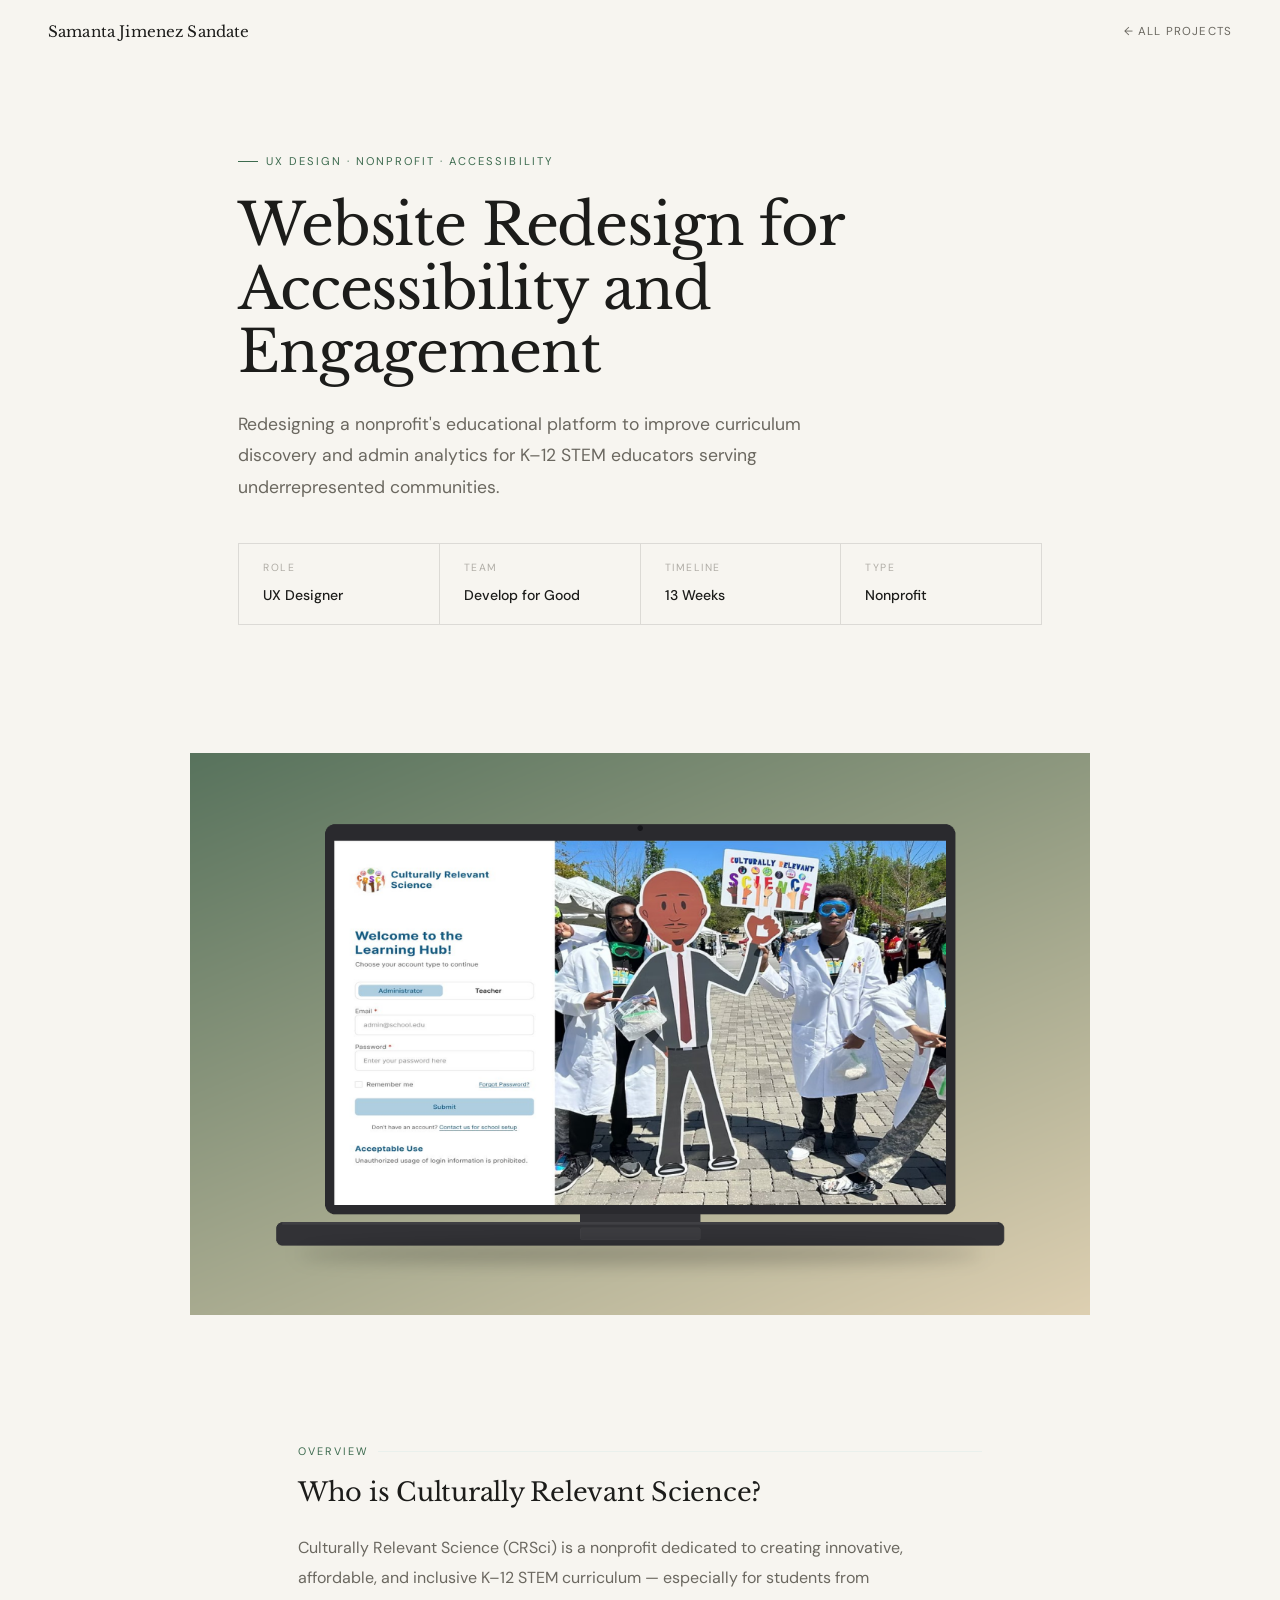
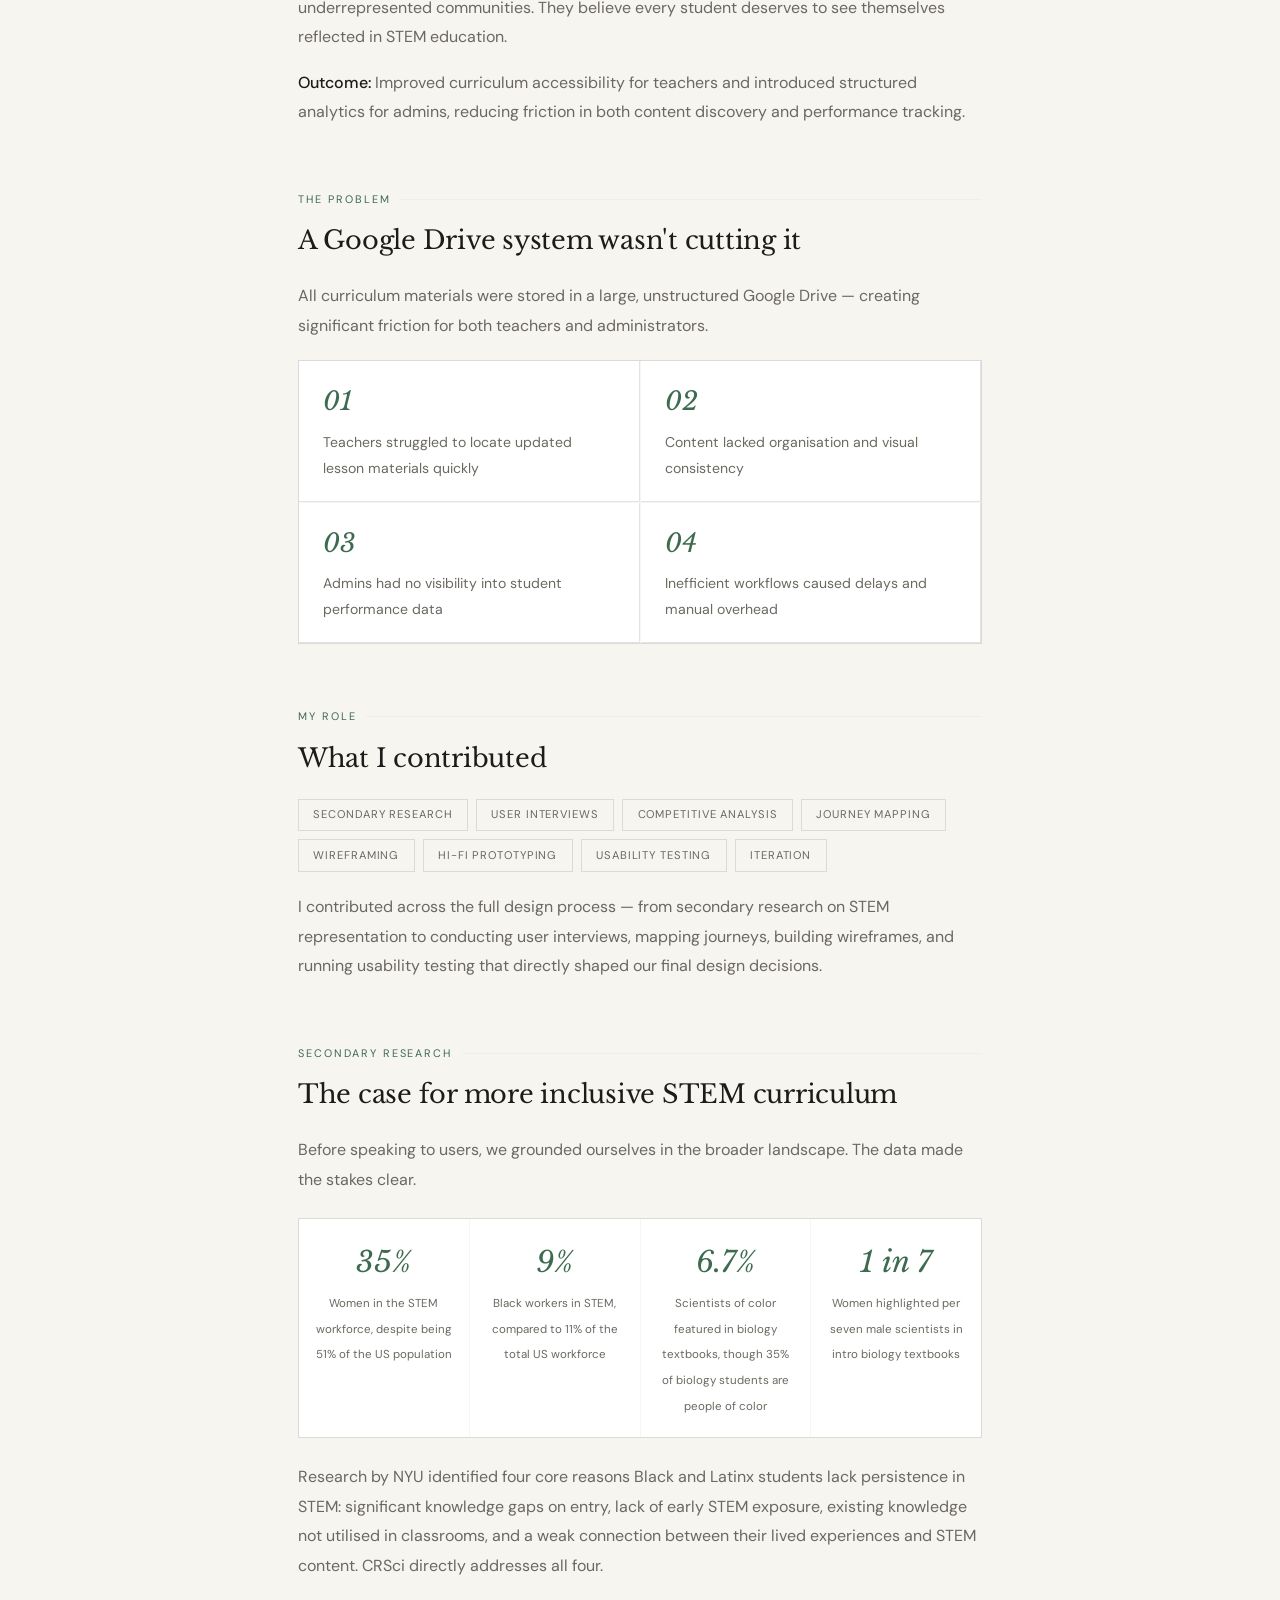
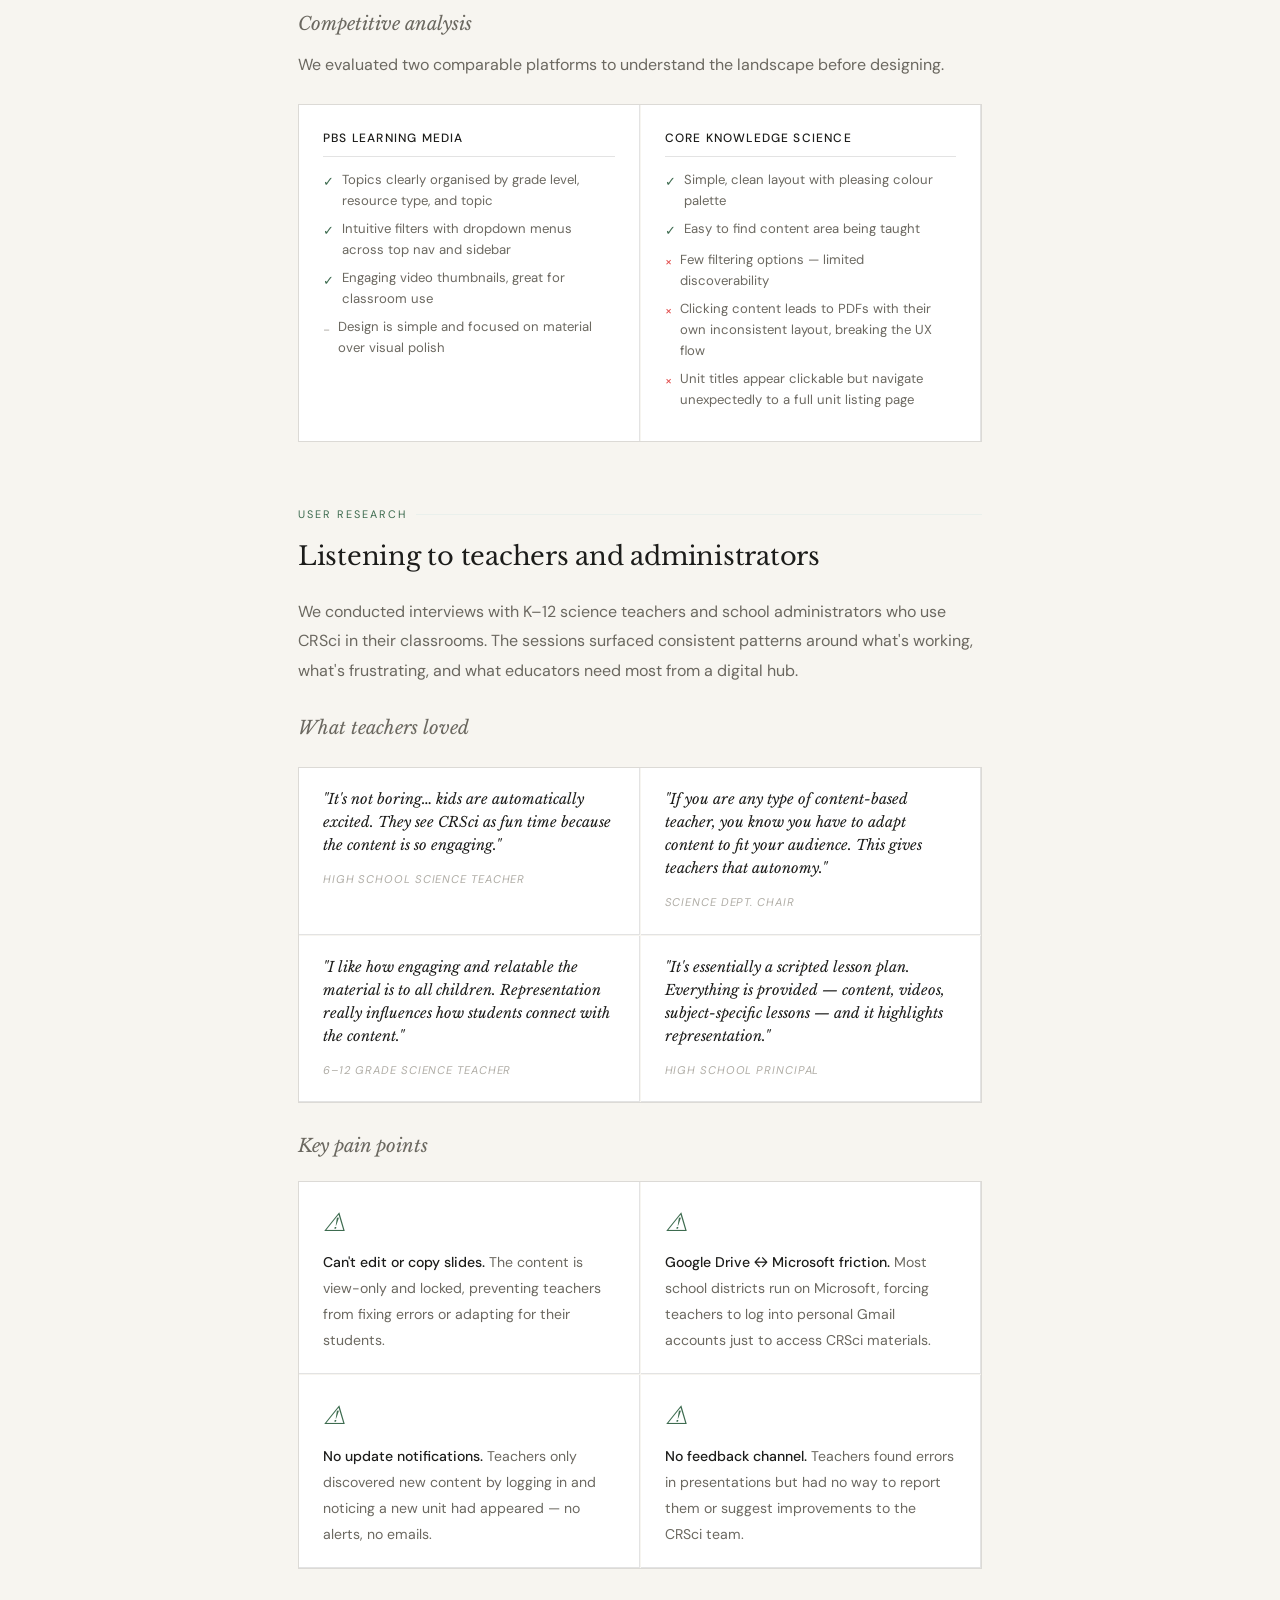
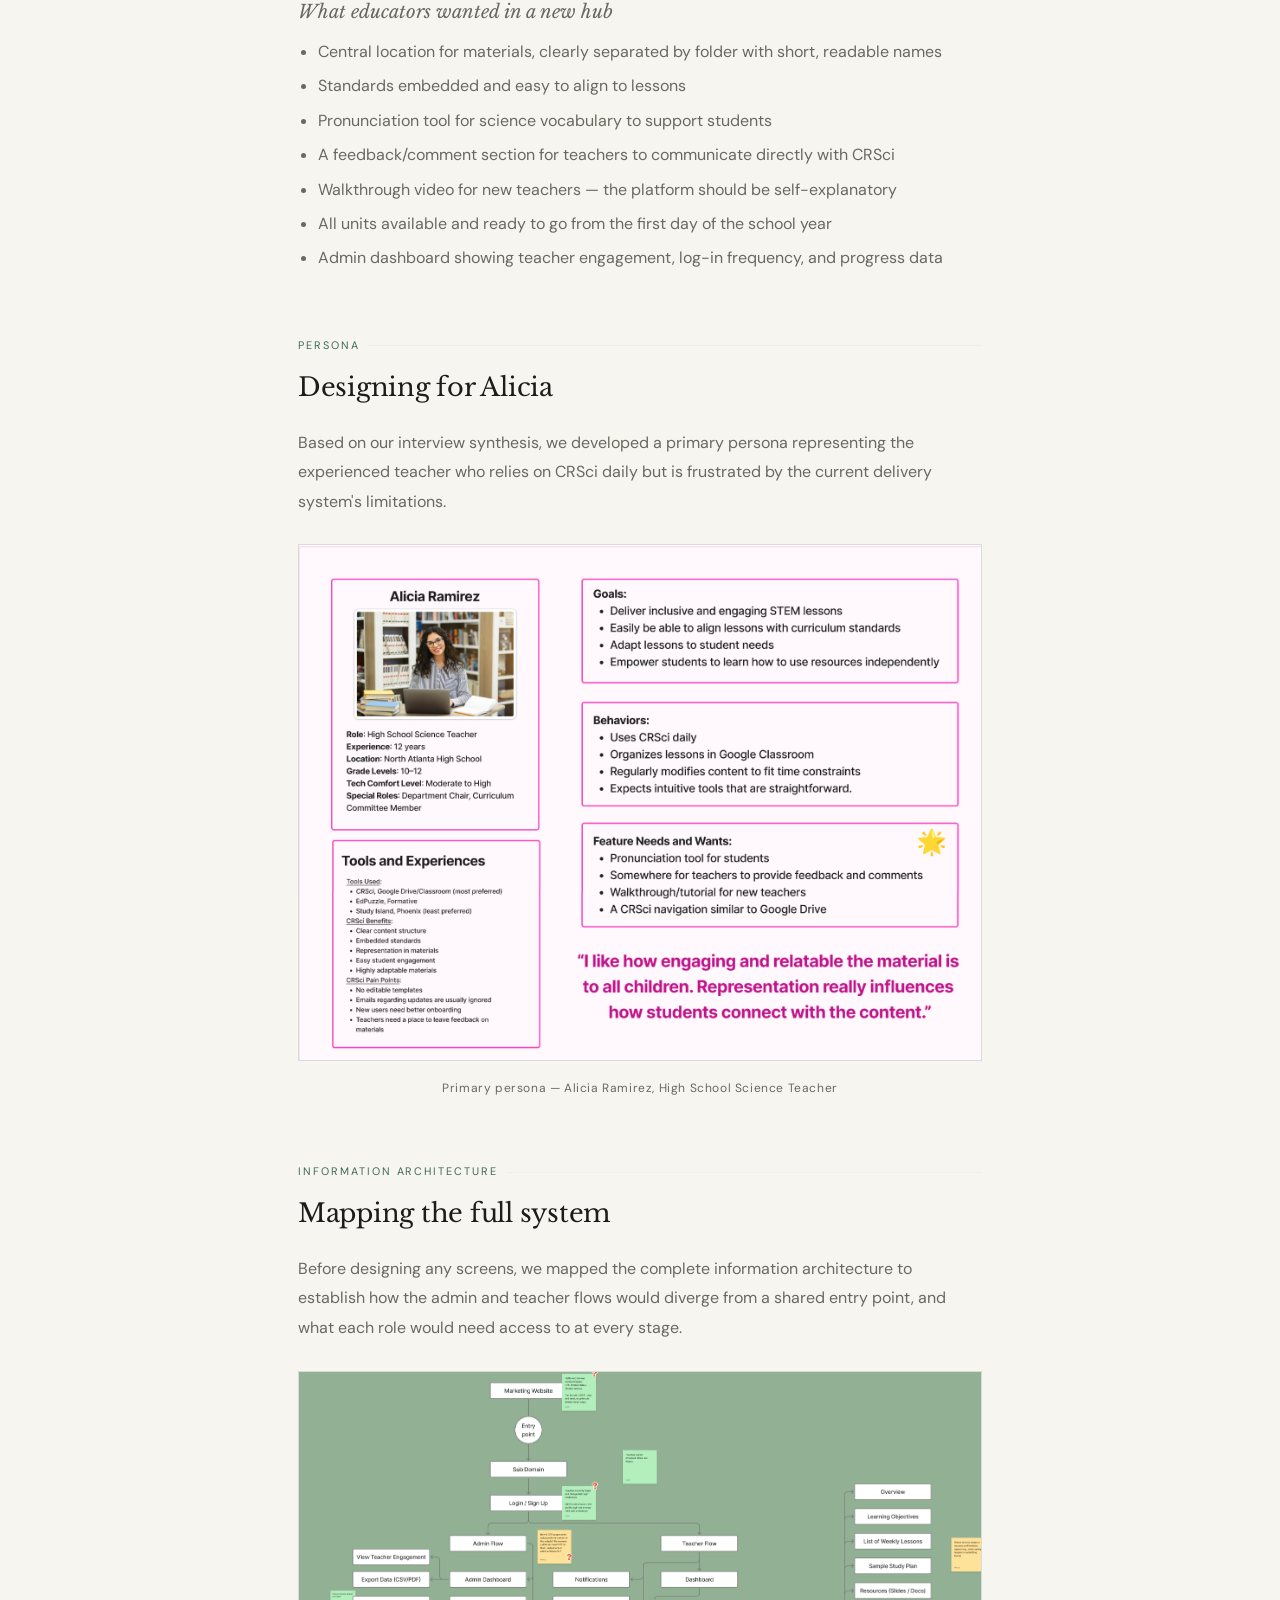
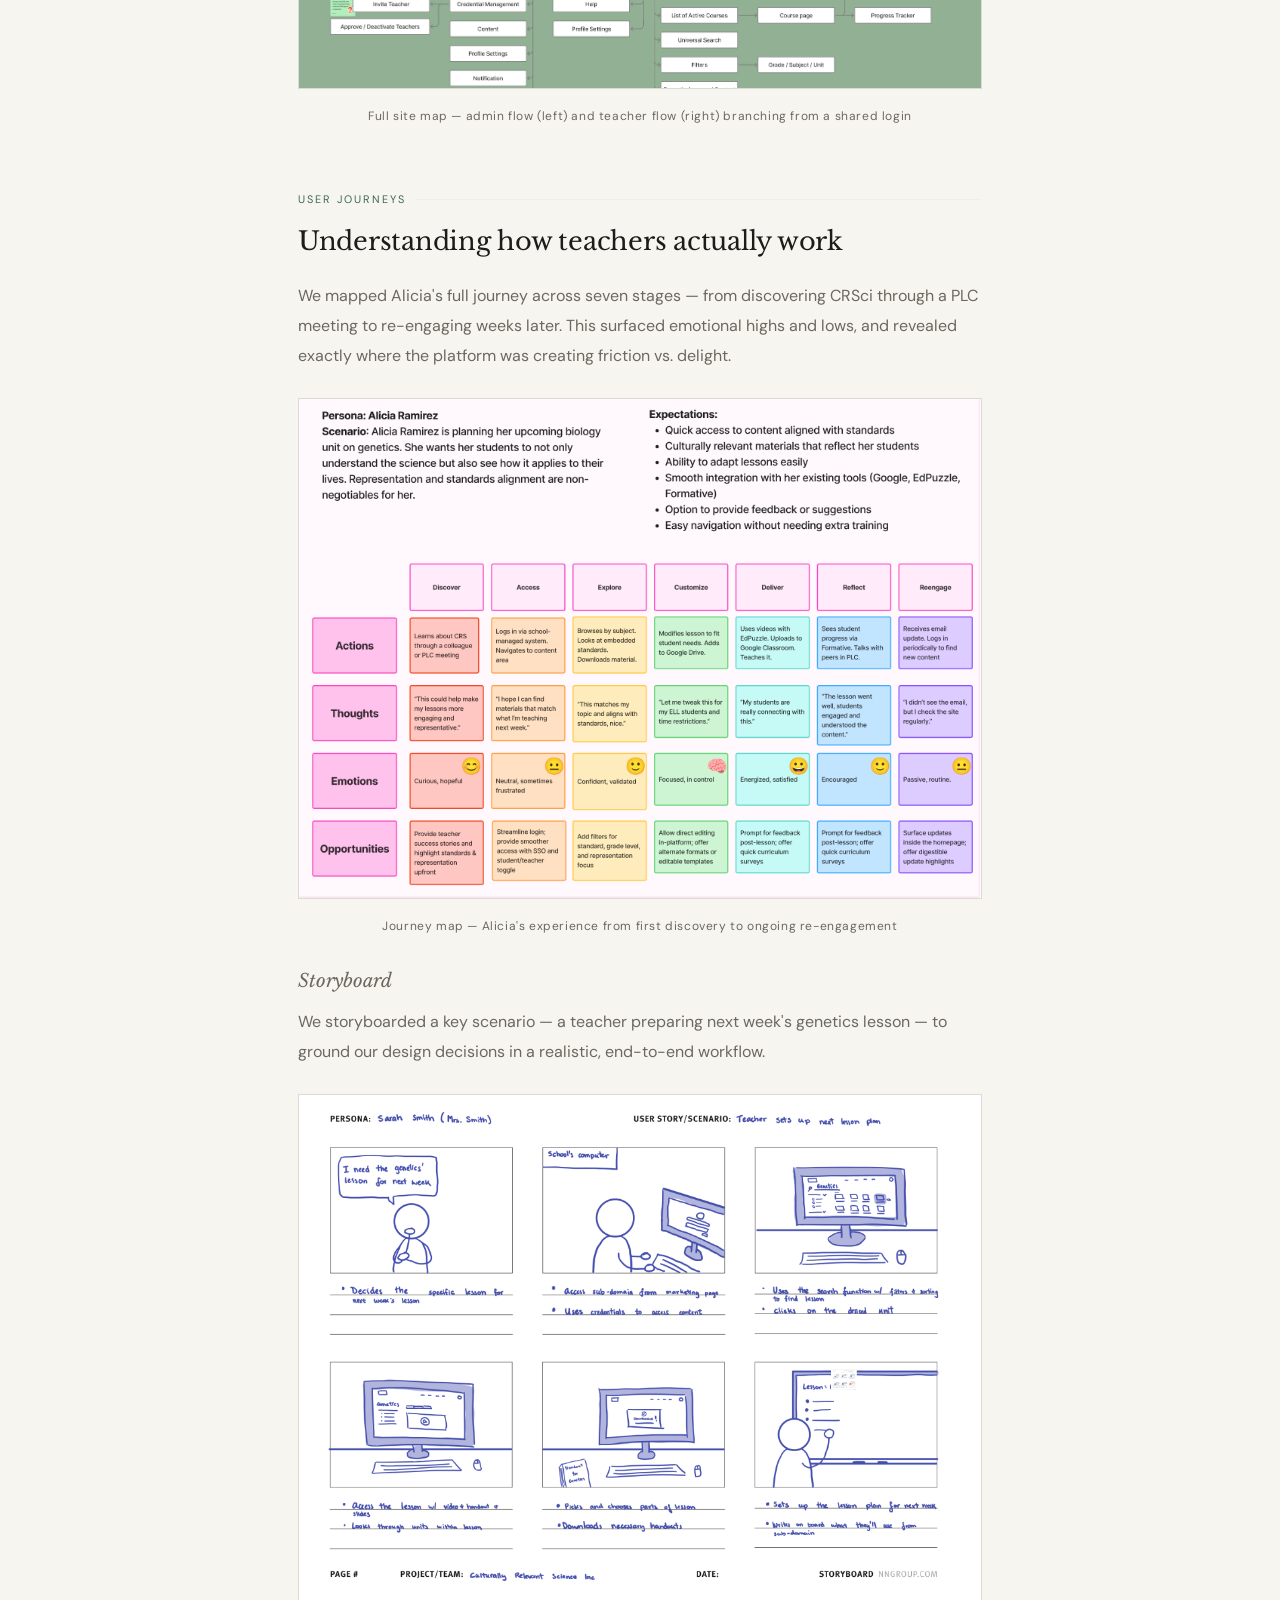
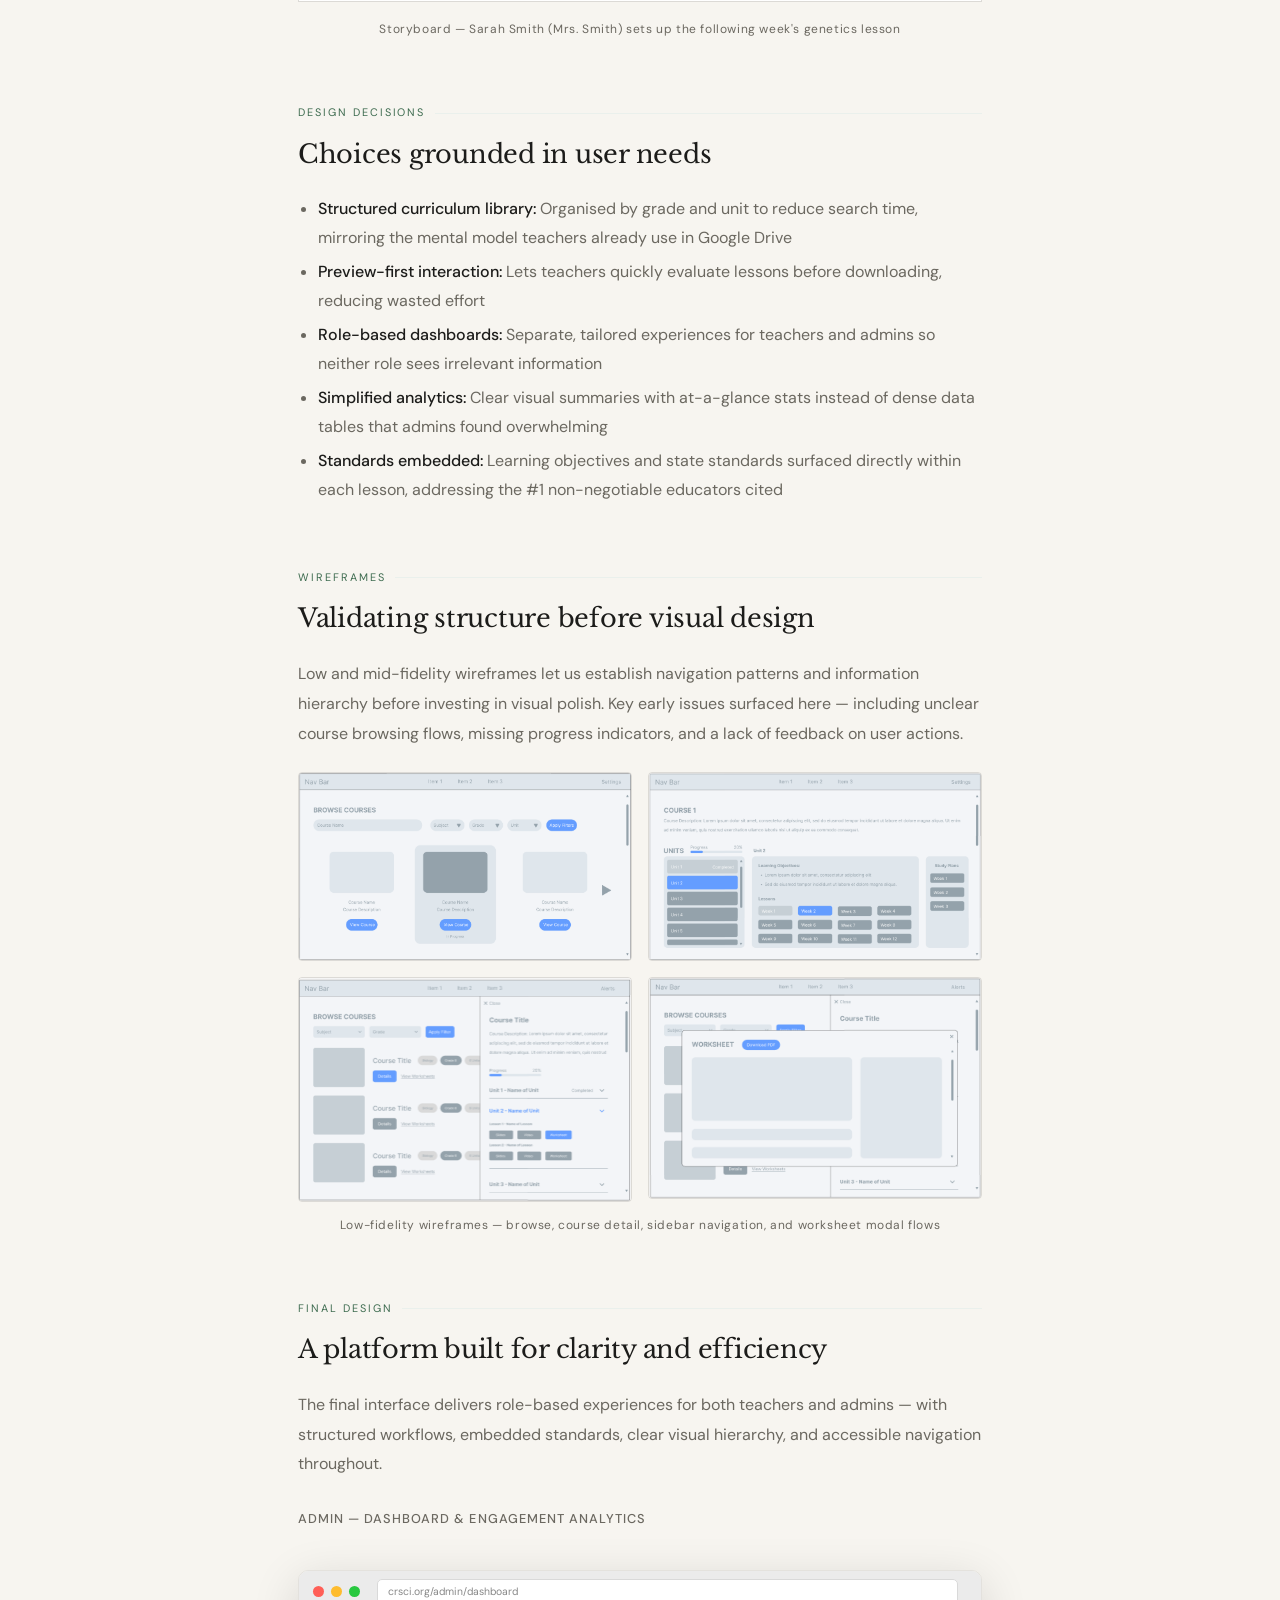
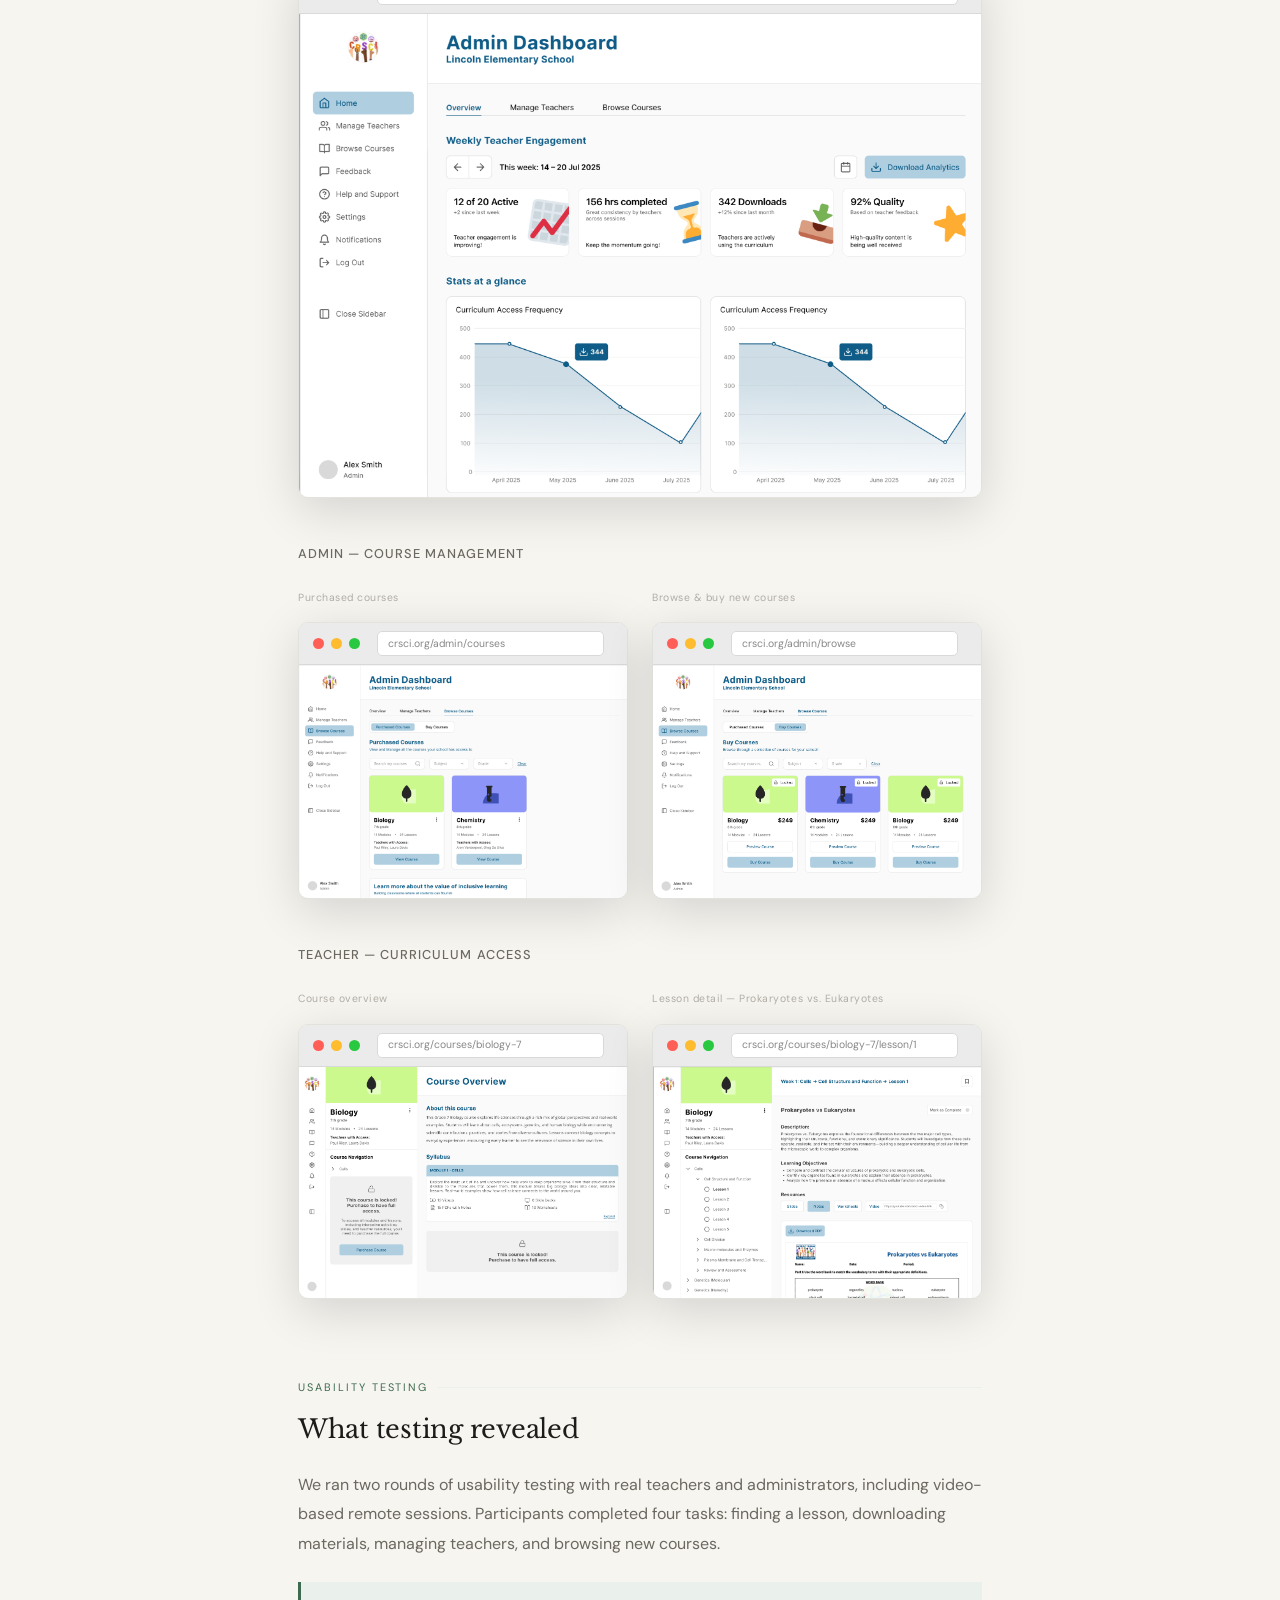
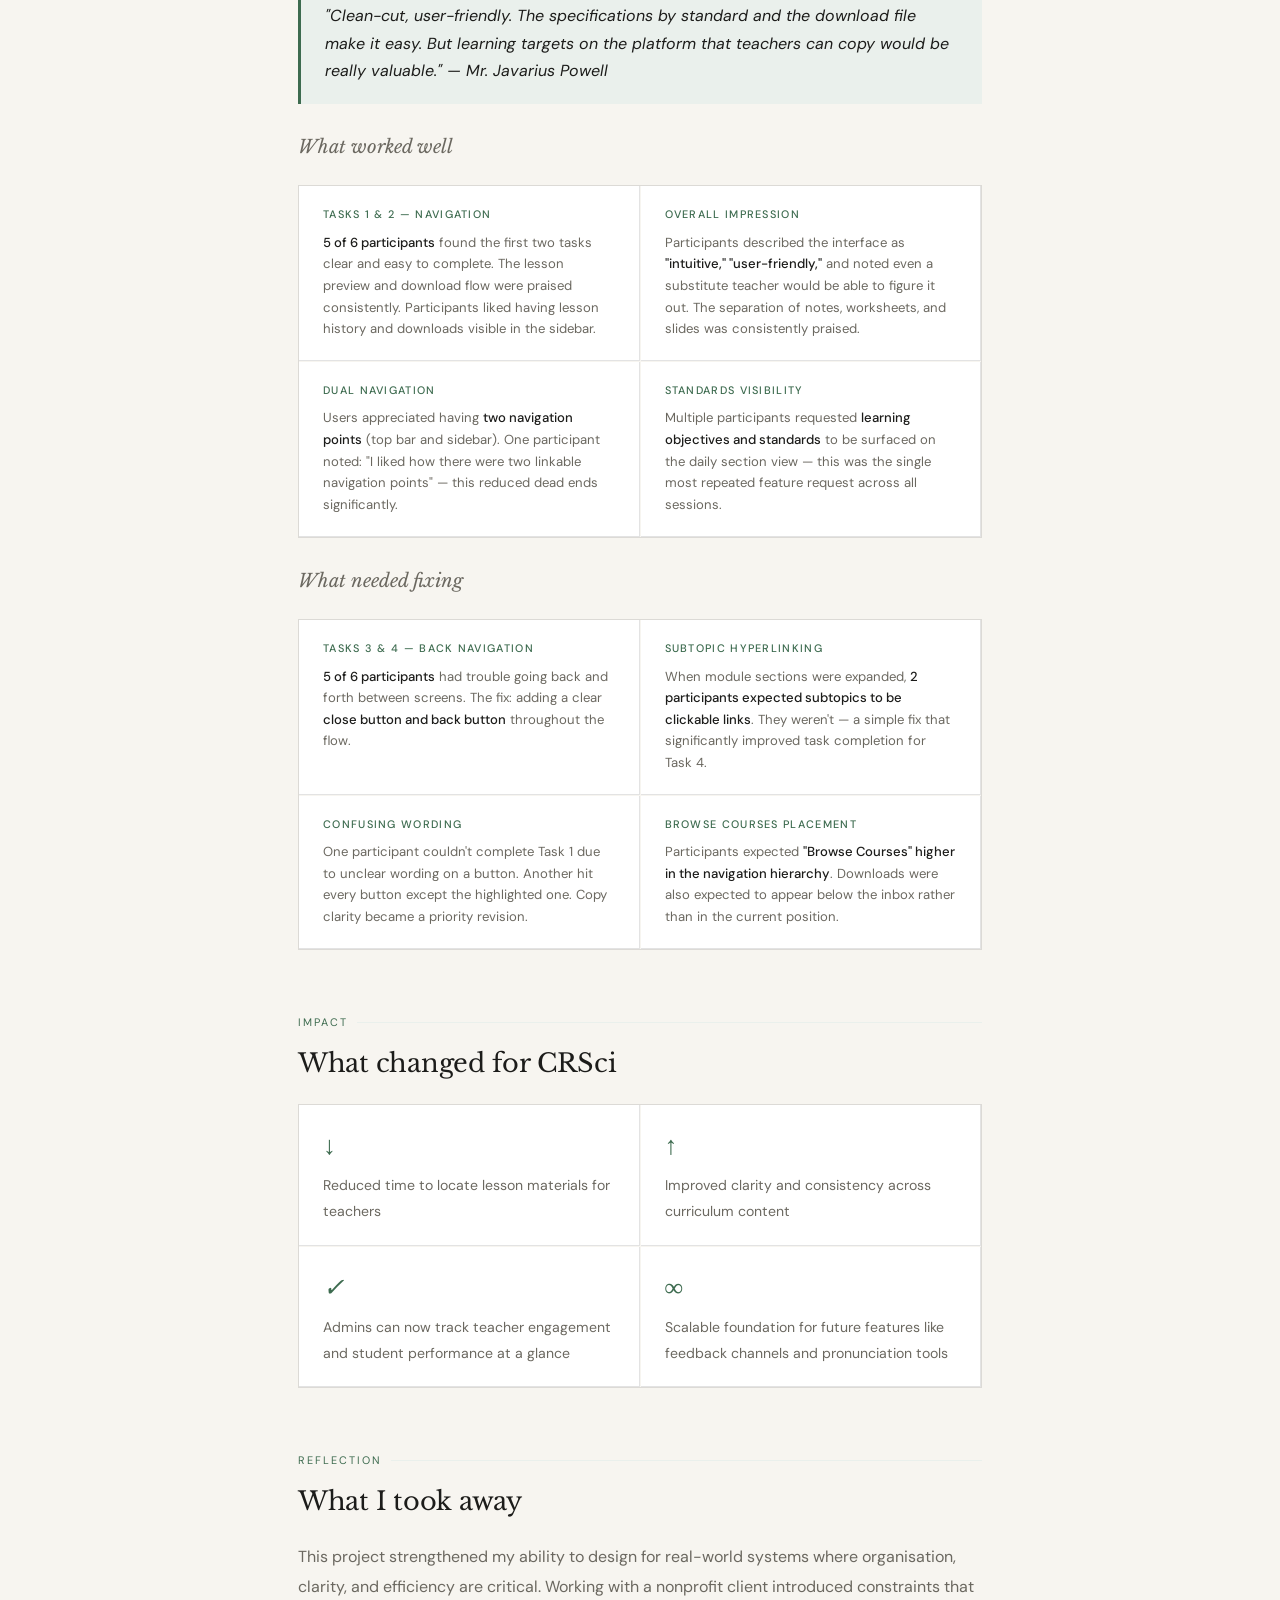
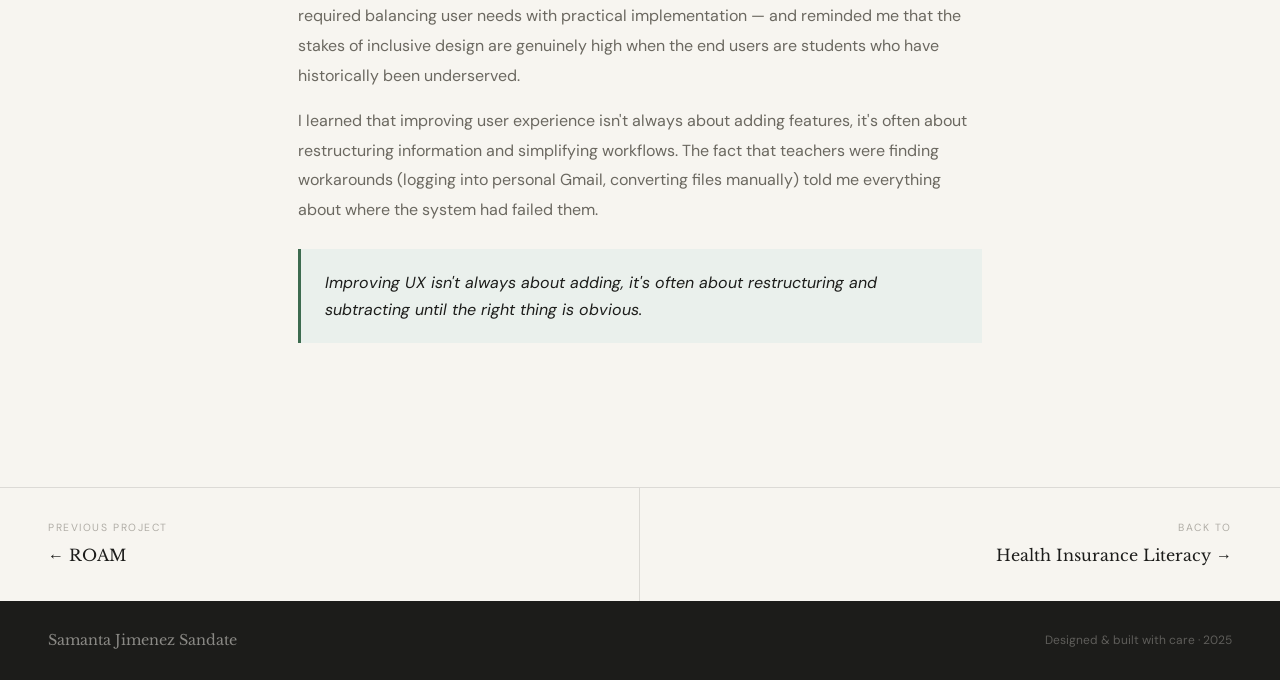
<file: project1.html>
<!doctype html>
<html lang="en">
<head>
  <meta charset="utf-8">
  <meta name="viewport" content="width=device-width, initial-scale=1.0">
  <title>CRSci Redesign — Samanta Jimenez Sandate</title>
  <link rel="preconnect" href="https://fonts.googleapis.com">
  <link href="https://fonts.googleapis.com/css2?family=Libre+Baskerville:ital,wght@0,400;0,700;1,400&family=DM+Sans:wght@300;400;500&display=swap" rel="stylesheet">
  <link rel="stylesheet" href="project-style.css">
  <style>
    .browser-wrap {
      border-radius: 10px;
      overflow: hidden;
      box-shadow: 0 12px 48px rgba(0,0,0,0.14);
      border: 1px solid rgba(0,0,0,0.08);
      margin: 1rem 0;
    }
    .browser-bar {
      background: #EBEBEB;
      padding: .5rem .85rem;
      display: flex;
      align-items: center;
      gap: .45rem;
      border-bottom: 1px solid #d9d9d9;
    }
    .browser-dot { width: 11px; height: 11px; border-radius: 50%; flex-shrink: 0; }
    .browser-dot.r { background: #FF5F57; }
    .browser-dot.y { background: #FEBC2E; }
    .browser-dot.g { background: #28C840; }
    .browser-url {
      flex: 1; margin: 0 .6rem;
      background: white; border-radius: 5px;
      padding: .2rem .65rem;
      font-size: .65rem; color: #888;
      font-family: 'DM Sans', sans-serif;
      border: 1px solid #d9d9d9;
      white-space: nowrap; overflow: hidden; text-overflow: ellipsis;
    }
    .browser-screen img { width: 100%; display: block; }

    .hero-scene {
      background: #1a1f2e;
      padding: 3rem 2rem;
      display: flex;
      justify-content: center;
      border-top: 1px solid rgba(255,255,255,.06);
      border-bottom: 1px solid rgba(255,255,255,.06);
    }
    .hero-scene .browser-wrap { max-width: 820px; width: 100%; }

    .mockup-grid { display: grid; grid-template-columns: 1fr 1fr; gap: 1.5rem; margin: 1.5rem 0; }
    .mockup-grid.single { grid-template-columns: 1fr; }
    .mockup-label { font-size: .65rem; color: var(--light); margin-bottom: .5rem; letter-spacing: .05em; }
    .mockup-caption { font-size: .8rem; font-weight: 500; letter-spacing: .08em; text-transform: uppercase; color: var(--mid); margin: 1.75rem 0 .75rem; }

    .wf-grid { display: grid; grid-template-columns: 1fr 1fr; gap: 1rem; margin: 1.5rem 0; }
    .wf-grid img { width: 100%; border: 1px solid var(--border); border-radius: 4px; }

    /* Stats row */
    .stat-row { display: grid; grid-template-columns: repeat(4, 1fr); gap: 1px; border: 1px solid var(--border); margin: 1.5rem 0; }
    .stat-cell { background: white; padding: 1.25rem 1rem; text-align: center; }
    .stat-num { font-family: var(--serif); font-size: 1.8rem; font-style: italic; color: var(--accent); display: block; margin-bottom: .25rem; }
    .stat-label { font-size: .72rem; color: var(--mid); line-height: 1.5; }

    /* Quote grid */
    .quote-grid { display: grid; grid-template-columns: 1fr 1fr; gap: 1px; border: 1px solid var(--border); margin: 1.5rem 0; }
    .quote-cell { background: white; padding: 1.25rem 1.5rem; border-right: 1px solid var(--border); border-bottom: 1px solid var(--border); }
    .quote-cell blockquote { font-family: var(--serif); font-style: italic; font-size: .9rem; line-height: 1.6; color: var(--ink); margin-bottom: .5rem; }
    .quote-cell cite { font-size: .7rem; color: var(--light); letter-spacing: .08em; text-transform: uppercase; }

    /* Usability results */
    .ut-grid { display: grid; grid-template-columns: 1fr 1fr; gap: 1px; border: 1px solid var(--border); margin: 1.5rem 0; }
    .ut-cell { background: white; padding: 1.25rem 1.5rem; border-right: 1px solid var(--border); border-bottom: 1px solid var(--border); }
    .ut-task { font-size: .68rem; letter-spacing: .12em; text-transform: uppercase; color: var(--accent); margin-bottom: .5rem; font-weight: 500; }
    .ut-finding { font-size: .82rem; color: var(--mid); line-height: 1.65; }
    .ut-finding strong { color: var(--ink); }

    /* Comp analysis */
    .comp-grid { display: grid; grid-template-columns: 1fr 1fr; gap: 1px; border: 1px solid var(--border); margin: 1.5rem 0; }
    .comp-cell { background: white; padding: 1.5rem; border-right: 1px solid var(--border); }
    .comp-name { font-size: .75rem; font-weight: 500; letter-spacing: .1em; text-transform: uppercase; color: var(--ink); margin-bottom: .75rem; padding-bottom: .5rem; border-bottom: 1px solid var(--border); }
    .comp-row { display: flex; gap: .5rem; align-items: flex-start; margin-bottom: .45rem; font-size: .82rem; color: var(--mid); }
    .comp-icon { flex-shrink: 0; margin-top: .15rem; }

    @media (max-width: 700px) {
      .mockup-grid, .wf-grid, .stat-row, .quote-grid, .ut-grid, .comp-grid { grid-template-columns: 1fr; }
    }
  </style>
</head>
<body>
  <div id="cur"></div>
  <div id="cur-ring"></div>

  <nav id="main-nav">
    <a href="index.html" class="nav-name">Samanta Jimenez Sandate</a>
    <a href="index.html#projects" class="nav-back">&#8592; All Projects</a>
  </nav>

  <!-- HERO -->
  <div class="project-hero">
    <p class="project-hero-tag reveal">UX Design &middot; Nonprofit &middot; Accessibility</p>
    <h1 class="reveal">Website Redesign for Accessibility and Engagement</h1>
    <p class="project-hero-desc reveal">Redesigning a nonprofit's educational platform to improve curriculum discovery and admin analytics for K&ndash;12 STEM educators serving underrepresented communities.</p>
    <div class="project-meta reveal">
      <div class="project-meta-item"><span>Role</span><strong>UX Designer</strong></div>
      <div class="project-meta-item"><span>Team</span><strong>Develop for Good</strong></div>
      <div class="project-meta-item"><span>Timeline</span><strong>13 Weeks</strong></div>
      <div class="project-meta-item"><span>Type</span><strong>Nonprofit</strong></div>
    </div>
  </div>

  <!-- MACBOOK HERO -->
  <div style="padding:3rem 2rem; display:flex; justify-content:center; align-items:center;">
    <img src="crsci-macbook-hero.png" alt="CRSci Login — MacBook mockup" style="width:100%; max-width:900px; display:block;">
  </div>

  <div class="project-body">

    <!-- OVERVIEW -->
    <div class="project-section reveal">
      <div class="section-label">Overview</div>
      <h2>Who is Culturally Relevant Science?</h2>
      <p>Culturally Relevant Science (CRSci) is a nonprofit dedicated to creating innovative, affordable, and inclusive K&ndash;12 STEM curriculum &mdash; especially for students from underrepresented communities. They believe every student deserves to see themselves reflected in STEM education.</p>
      <p><strong>Outcome:</strong> Improved curriculum accessibility for teachers and introduced structured analytics for admins, reducing friction in both content discovery and performance tracking.</p>
    </div>

    <!-- THE PROBLEM -->
    <div class="project-section reveal">
      <div class="section-label">The Problem</div>
      <h2>A Google Drive system wasn't cutting it</h2>
      <p>All curriculum materials were stored in a large, unstructured Google Drive &mdash; creating significant friction for both teachers and administrators.</p>
      <div class="insights-grid">
        <div class="insight-cell"><span class="insight-num">01</span><p>Teachers struggled to locate updated lesson materials quickly</p></div>
        <div class="insight-cell"><span class="insight-num">02</span><p>Content lacked organisation and visual consistency</p></div>
        <div class="insight-cell"><span class="insight-num">03</span><p>Admins had no visibility into student performance data</p></div>
        <div class="insight-cell"><span class="insight-num">04</span><p>Inefficient workflows caused delays and manual overhead</p></div>
      </div>
    </div>

    <!-- MY ROLE -->
    <div class="project-section reveal">
      <div class="section-label">My Role</div>
      <h2>What I contributed</h2>
      <div class="role-list">
        <span class="role-pill">Secondary Research</span>
        <span class="role-pill">User Interviews</span>
        <span class="role-pill">Competitive Analysis</span>
        <span class="role-pill">Journey Mapping</span>
        <span class="role-pill">Wireframing</span>
        <span class="role-pill">Hi-Fi Prototyping</span>
        <span class="role-pill">Usability Testing</span>
        <span class="role-pill">Iteration</span>
      </div>
      <p>I contributed across the full design process &mdash; from secondary research on STEM representation to conducting user interviews, mapping journeys, building wireframes, and running usability testing that directly shaped our final design decisions.</p>
    </div>

    <!-- SECONDARY RESEARCH -->
    <div class="project-section reveal">
      <div class="section-label">Secondary Research</div>
      <h2>The case for more inclusive STEM curriculum</h2>
      <p>Before speaking to users, we grounded ourselves in the broader landscape. The data made the stakes clear.</p>
      <div class="stat-row">
        <div class="stat-cell"><span class="stat-num">35%</span><span class="stat-label">Women in the STEM workforce, despite being 51% of the US population</span></div>
        <div class="stat-cell"><span class="stat-num">9%</span><span class="stat-label">Black workers in STEM, compared to 11% of the total US workforce</span></div>
        <div class="stat-cell"><span class="stat-num">6.7%</span><span class="stat-label">Scientists of color featured in biology textbooks, though 35% of biology students are people of color</span></div>
        <div class="stat-cell"><span class="stat-num">1 in 7</span><span class="stat-label">Women highlighted per seven male scientists in intro biology textbooks</span></div>
      </div>
      <p>Research by NYU identified four core reasons Black and Latinx students lack persistence in STEM: significant knowledge gaps on entry, lack of early STEM exposure, existing knowledge not utilised in classrooms, and a weak connection between their lived experiences and STEM content. CRSci directly addresses all four.</p>

      <h3>Competitive analysis</h3>
      <p>We evaluated two comparable platforms to understand the landscape before designing.</p>
      <div class="comp-grid">
        <div class="comp-cell">
          <div class="comp-name">PBS Learning Media</div>
          <div class="comp-row"><span class="comp-icon" style="color:var(--accent);">&#10003;</span><span>Topics clearly organised by grade level, resource type, and topic</span></div>
          <div class="comp-row"><span class="comp-icon" style="color:var(--accent);">&#10003;</span><span>Intuitive filters with dropdown menus across top nav and sidebar</span></div>
          <div class="comp-row"><span class="comp-icon" style="color:var(--accent);">&#10003;</span><span>Engaging video thumbnails, great for classroom use</span></div>
          <div class="comp-row"><span class="comp-icon" style="color:#B0ADA6;">&#8722;</span><span>Design is simple and focused on material over visual polish</span></div>
        </div>
        <div class="comp-cell">
          <div class="comp-name">Core Knowledge Science</div>
          <div class="comp-row"><span class="comp-icon" style="color:var(--accent);">&#10003;</span><span>Simple, clean layout with pleasing colour palette</span></div>
          <div class="comp-row"><span class="comp-icon" style="color:var(--accent);">&#10003;</span><span>Easy to find content area being taught</span></div>
          <div class="comp-row"><span class="comp-icon" style="color:#E24B4A;">&#215;</span><span>Few filtering options — limited discoverability</span></div>
          <div class="comp-row"><span class="comp-icon" style="color:#E24B4A;">&#215;</span><span>Clicking content leads to PDFs with their own inconsistent layout, breaking the UX flow</span></div>
          <div class="comp-row"><span class="comp-icon" style="color:#E24B4A;">&#215;</span><span>Unit titles appear clickable but navigate unexpectedly to a full unit listing page</span></div>
        </div>
      </div>
    </div>

    <!-- USER RESEARCH -->
    <div class="project-section reveal">
      <div class="section-label">User Research</div>
      <h2>Listening to teachers and administrators</h2>
      <p>We conducted interviews with K&ndash;12 science teachers and school administrators who use CRSci in their classrooms. The sessions surfaced consistent patterns around what's working, what's frustrating, and what educators need most from a digital hub.</p>

      <h3>What teachers loved</h3>
      <div class="quote-grid">
        <div class="quote-cell">
          <blockquote>"It's not boring&hellip; kids are automatically excited. They see CRSci as fun time because the content is so engaging."</blockquote>
          <cite>High School Science Teacher</cite>
        </div>
        <div class="quote-cell">
          <blockquote>"If you are any type of content-based teacher, you know you have to adapt content to fit your audience. This gives teachers that autonomy."</blockquote>
          <cite>Science Dept. Chair</cite>
        </div>
        <div class="quote-cell">
          <blockquote>"I like how engaging and relatable the material is to all children. Representation really influences how students connect with the content."</blockquote>
          <cite>6&ndash;12 Grade Science Teacher</cite>
        </div>
        <div class="quote-cell">
          <blockquote>"It's essentially a scripted lesson plan. Everything is provided &mdash; content, videos, subject-specific lessons &mdash; and it highlights representation."</blockquote>
          <cite>High School Principal</cite>
        </div>
      </div>

      <h3>Key pain points</h3>
      <div class="insights-grid">
        <div class="insight-cell"><span class="insight-num">&#9888;</span><p><strong>Can't edit or copy slides.</strong> The content is view-only and locked, preventing teachers from fixing errors or adapting for their students.</p></div>
        <div class="insight-cell"><span class="insight-num">&#9888;</span><p><strong>Google Drive &harr; Microsoft friction.</strong> Most school districts run on Microsoft, forcing teachers to log into personal Gmail accounts just to access CRSci materials.</p></div>
        <div class="insight-cell"><span class="insight-num">&#9888;</span><p><strong>No update notifications.</strong> Teachers only discovered new content by logging in and noticing a new unit had appeared &mdash; no alerts, no emails.</p></div>
        <div class="insight-cell"><span class="insight-num">&#9888;</span><p><strong>No feedback channel.</strong> Teachers found errors in presentations but had no way to report them or suggest improvements to the CRSci team.</p></div>
      </div>

      <h3>What educators wanted in a new hub</h3>
      <ul>
        <li>Central location for materials, clearly separated by folder with short, readable names</li>
        <li>Standards embedded and easy to align to lessons</li>
        <li>Pronunciation tool for science vocabulary to support students</li>
        <li>A feedback/comment section for teachers to communicate directly with CRSci</li>
        <li>Walkthrough video for new teachers &mdash; the platform should be self-explanatory</li>
        <li>All units available and ready to go from the first day of the school year</li>
        <li>Admin dashboard showing teacher engagement, log-in frequency, and progress data</li>
      </ul>
    </div>

    <!-- PERSONA -->
    <div class="project-section reveal">
      <div class="section-label">Persona</div>
      <h2>Designing for Alicia</h2>
      <p>Based on our interview synthesis, we developed a primary persona representing the experienced teacher who relies on CRSci daily but is frustrated by the current delivery system's limitations.</p>
      <img src="crsci-persona.png" alt="Persona — Alicia Ramirez" class="project-img">
      <p class="project-img-caption">Primary persona — Alicia Ramirez, High School Science Teacher</p>
    </div>

    <!-- INFORMATION ARCHITECTURE -->
    <div class="project-section reveal">
      <div class="section-label">Information Architecture</div>
      <h2>Mapping the full system</h2>
      <p>Before designing any screens, we mapped the complete information architecture to establish how the admin and teacher flows would diverge from a shared entry point, and what each role would need access to at every stage.</p>
      <img src="crsci-ia.png" alt="Information Architecture Diagram" class="project-img">
      <p class="project-img-caption">Full site map &mdash; admin flow (left) and teacher flow (right) branching from a shared login</p>
    </div>

    <!-- USER JOURNEYS & STORYBOARD -->
    <div class="project-section reveal">
      <div class="section-label">User Journeys</div>
      <h2>Understanding how teachers actually work</h2>
      <p>We mapped Alicia's full journey across seven stages &mdash; from discovering CRSci through a PLC meeting to re-engaging weeks later. This surfaced emotional highs and lows, and revealed exactly where the platform was creating friction vs. delight.</p>
      <img src="crsci-journey.png" alt="User Journey Map — Alicia Ramirez" class="project-img">
      <p class="project-img-caption">Journey map &mdash; Alicia's experience from first discovery to ongoing re-engagement</p>

      <h3>Storyboard</h3>
      <p>We storyboarded a key scenario &mdash; a teacher preparing next week's genetics lesson &mdash; to ground our design decisions in a realistic, end-to-end workflow.</p>
      <img src="crsci-storyboard.png" alt="Storyboard — Teacher sets up next lesson plan" class="project-img">
      <p class="project-img-caption">Storyboard &mdash; Sarah Smith (Mrs. Smith) sets up the following week's genetics lesson</p>

    </div>

    <!-- DESIGN DECISIONS -->
    <div class="project-section reveal">
      <div class="section-label">Design Decisions</div>
      <h2>Choices grounded in user needs</h2>
      <ul>
        <li><strong>Structured curriculum library:</strong> Organised by grade and unit to reduce search time, mirroring the mental model teachers already use in Google Drive</li>
        <li><strong>Preview-first interaction:</strong> Lets teachers quickly evaluate lessons before downloading, reducing wasted effort</li>
        <li><strong>Role-based dashboards:</strong> Separate, tailored experiences for teachers and admins so neither role sees irrelevant information</li>
        <li><strong>Simplified analytics:</strong> Clear visual summaries with at-a-glance stats instead of dense data tables that admins found overwhelming</li>
        <li><strong>Standards embedded:</strong> Learning objectives and state standards surfaced directly within each lesson, addressing the #1 non-negotiable educators cited</li>
      </ul>
    </div>

    <!-- WIREFRAMES -->
    <div class="project-section reveal">
      <div class="section-label">Wireframes</div>
      <h2>Validating structure before visual design</h2>
      <p>Low and mid-fidelity wireframes let us establish navigation patterns and information hierarchy before investing in visual polish. Key early issues surfaced here &mdash; including unclear course browsing flows, missing progress indicators, and a lack of feedback on user actions.</p>
      <div class="wf-grid">
        <img src="crsci-wf1.png" alt="Wireframe — Browse Courses">
        <img src="crsci-wf2.png" alt="Wireframe — Course Detail with Progress">
        <img src="crsci-wf3.png" alt="Wireframe — Course Sidebar Panel">
        <img src="crsci-wf4.png" alt="Wireframe — Worksheet Modal">
      </div>
      <p class="project-img-caption">Low-fidelity wireframes &mdash; browse, course detail, sidebar navigation, and worksheet modal flows</p>
    </div>

    <!-- FINAL DESIGN -->
    <div class="project-section reveal">
      <div class="section-label">Final Design</div>
      <h2>A platform built for clarity and efficiency</h2>
      <p>The final interface delivers role-based experiences for both teachers and admins &mdash; with structured workflows, embedded standards, clear visual hierarchy, and accessible navigation throughout.</p>

      <p class="mockup-caption">Admin &mdash; dashboard &amp; engagement analytics</p>
      <div class="mockup-grid single">
        <div class="browser-wrap">
          <div class="browser-bar">
            <div class="browser-dot r"></div><div class="browser-dot y"></div><div class="browser-dot g"></div>
            <div class="browser-url">crsci.org/admin/dashboard</div>
          </div>
          <div class="browser-screen"><img src="crsci-dashboard.png" alt="Admin Dashboard"></div>
        </div>
      </div>

      <p class="mockup-caption">Admin &mdash; course management</p>
      <div class="mockup-grid">
        <div>
          <div class="mockup-label">Purchased courses</div>
          <div class="browser-wrap">
            <div class="browser-bar">
              <div class="browser-dot r"></div><div class="browser-dot y"></div><div class="browser-dot g"></div>
              <div class="browser-url">crsci.org/admin/courses</div>
            </div>
            <div class="browser-screen"><img src="crsci-purchased.png" alt="Purchased Courses"></div>
          </div>
        </div>
        <div>
          <div class="mockup-label">Browse &amp; buy new courses</div>
          <div class="browser-wrap">
            <div class="browser-bar">
              <div class="browser-dot r"></div><div class="browser-dot y"></div><div class="browser-dot g"></div>
              <div class="browser-url">crsci.org/admin/browse</div>
            </div>
            <div class="browser-screen"><img src="crsci-buy-courses.png" alt="Buy Courses"></div>
          </div>
        </div>
      </div>

      <p class="mockup-caption">Teacher &mdash; curriculum access</p>
      <div class="mockup-grid">
        <div>
          <div class="mockup-label">Course overview</div>
          <div class="browser-wrap">
            <div class="browser-bar">
              <div class="browser-dot r"></div><div class="browser-dot y"></div><div class="browser-dot g"></div>
              <div class="browser-url">crsci.org/courses/biology-7</div>
            </div>
            <div class="browser-screen"><img src="crsci-course-overview.png" alt="Course Overview"></div>
          </div>
        </div>
        <div>
          <div class="mockup-label">Lesson detail &mdash; Prokaryotes vs. Eukaryotes</div>
          <div class="browser-wrap">
            <div class="browser-bar">
              <div class="browser-dot r"></div><div class="browser-dot y"></div><div class="browser-dot g"></div>
              <div class="browser-url">crsci.org/courses/biology-7/lesson/1</div>
            </div>
            <div class="browser-screen"><img src="crsci-lesson.png" alt="Lesson Detail"></div>
          </div>
        </div>
      </div>
    </div>

    <!-- USABILITY TESTING -->
    <div class="project-section reveal">
      <div class="section-label">Usability Testing</div>
      <h2>What testing revealed</h2>
      <p>We ran two rounds of usability testing with real teachers and administrators, including video-based remote sessions. Participants completed four tasks: finding a lesson, downloading materials, managing teachers, and browsing new courses.</p>

      <div class="callout">
        "Clean-cut, user-friendly. The specifications by standard and the download file make it easy. But learning targets on the platform that teachers can copy would be really valuable." &mdash; Mr. Javarius Powell
      </div>

      <h3>What worked well</h3>
      <div class="ut-grid">
        <div class="ut-cell">
          <div class="ut-task">Tasks 1 &amp; 2 &mdash; Navigation</div>
          <div class="ut-finding"><strong>5 of 6 participants</strong> found the first two tasks clear and easy to complete. The lesson preview and download flow were praised consistently. Participants liked having lesson history and downloads visible in the sidebar.</div>
        </div>
        <div class="ut-cell">
          <div class="ut-task">Overall impression</div>
          <div class="ut-finding">Participants described the interface as <strong>"intuitive," "user-friendly,"</strong> and noted even a substitute teacher would be able to figure it out. The separation of notes, worksheets, and slides was consistently praised.</div>
        </div>
        <div class="ut-cell">
          <div class="ut-task">Dual navigation</div>
          <div class="ut-finding">Users appreciated having <strong>two navigation points</strong> (top bar and sidebar). One participant noted: "I liked how there were two linkable navigation points" &mdash; this reduced dead ends significantly.</div>
        </div>
        <div class="ut-cell">
          <div class="ut-task">Standards visibility</div>
          <div class="ut-finding">Multiple participants requested <strong>learning objectives and standards</strong> to be surfaced on the daily section view &mdash; this was the single most repeated feature request across all sessions.</div>
        </div>
      </div>

      <h3>What needed fixing</h3>
      <div class="ut-grid">
        <div class="ut-cell">
          <div class="ut-task">Tasks 3 &amp; 4 &mdash; Back navigation</div>
          <div class="ut-finding"><strong>5 of 6 participants</strong> had trouble going back and forth between screens. The fix: adding a clear <strong>close button and back button</strong> throughout the flow.</div>
        </div>
        <div class="ut-cell">
          <div class="ut-task">Subtopic hyperlinking</div>
          <div class="ut-finding">When module sections were expanded, <strong>2 participants expected subtopics to be clickable links</strong>. They weren't &mdash; a simple fix that significantly improved task completion for Task 4.</div>
        </div>
        <div class="ut-cell">
          <div class="ut-task">Confusing wording</div>
          <div class="ut-finding">One participant couldn't complete Task 1 due to unclear wording on a button. Another hit every button except the highlighted one. Copy clarity became a priority revision.</div>
        </div>
        <div class="ut-cell">
          <div class="ut-task">Browse courses placement</div>
          <div class="ut-finding">Participants expected <strong>"Browse Courses" higher in the navigation hierarchy</strong>. Downloads were also expected to appear below the inbox rather than in the current position.</div>
        </div>
      </div>
    </div>

    <!-- IMPACT -->
    <div class="project-section reveal">
      <div class="section-label">Impact</div>
      <h2>What changed for CRSci</h2>
      <div class="insights-grid">
        <div class="insight-cell"><span class="insight-num">&#8595;</span><p>Reduced time to locate lesson materials for teachers</p></div>
        <div class="insight-cell"><span class="insight-num">&#8593;</span><p>Improved clarity and consistency across curriculum content</p></div>
        <div class="insight-cell"><span class="insight-num">&#10003;</span><p>Admins can now track teacher engagement and student performance at a glance</p></div>
        <div class="insight-cell"><span class="insight-num">&#8734;</span><p>Scalable foundation for future features like feedback channels and pronunciation tools</p></div>
      </div>
    </div>

    <!-- REFLECTION -->
    <div class="project-section reveal">
      <div class="section-label">Reflection</div>
      <h2>What I took away</h2>
      <p>This project strengthened my ability to design for real-world systems where organisation, clarity, and efficiency are critical. Working with a nonprofit client introduced constraints that required balancing user needs with practical implementation &mdash; and reminded me that the stakes of inclusive design are genuinely high when the end users are students who have historically been underserved.</p>
      <p>I learned that improving user experience isn't always about adding features, it's often about restructuring information and simplifying workflows. The fact that teachers were finding workarounds (logging into personal Gmail, converting files manually) told me everything about where the system had failed them.</p>
      <div class="callout">Improving UX isn't always about adding, it's often about restructuring and subtracting until the right thing is obvious.</div>
    </div>

  </div>

  <div class="project-nav-bar">
    <a href="project3.html" class="project-nav-link">
      <span>Previous Project</span>
      <strong>&#8592; ROAM</strong>
    </a>
    <a href="project2.html" class="project-nav-link" style="text-align:right; align-items:flex-end;">
      <span>Back to</span>
      <strong>Health Insurance Literacy &#8594;</strong></strong>
    </a>
  </div>

  <footer>
    <span class="footer-name">Samanta Jimenez Sandate</span>
    <span class="footer-note">Designed &amp; built with care &middot; 2025</span>
  </footer>

  <script>
    const cur = document.getElementById('cur');
    const ring = document.getElementById('cur-ring');
    let mx = -100, my = -100, rx = -100, ry = -100;
    document.addEventListener('mousemove', e => { mx = e.clientX; my = e.clientY; });
    document.addEventListener('mouseover', e => {
      document.body.classList.toggle('hovering', !!e.target.closest('a, button'));
    });
    (function loop() {
      rx += (mx - rx) * 0.12; ry += (my - ry) * 0.12;
      cur.style.left = mx + 'px'; cur.style.top = my + 'px';
      ring.style.left = rx + 'px'; ring.style.top = ry + 'px';
      requestAnimationFrame(loop);
    })();
    window.addEventListener('scroll', () => {
      document.getElementById('main-nav').classList.toggle('scrolled', window.scrollY > 40);
    });
    const obs = new IntersectionObserver(entries => {
      entries.forEach(e => { if (e.isIntersecting) e.target.classList.add('visible'); });
    }, { threshold: 0.1 });
    document.querySelectorAll('.reveal').forEach(el => obs.observe(el));
  </script>
</body>
</html>
</file>
<file: project-style.css>
@import url('https://fonts.googleapis.com/css2?family=Libre+Baskerville:ital,wght@0,400;0,700;1,400&family=DM+Sans:wght@300;400;500&display=swap');

*, *::before, *::after { box-sizing: border-box; margin: 0; padding: 0; }

:root {
  --bg: #F7F5F0;
  --ink: #1C1C1A;
  --mid: #6B6860;
  --light: #B0ADA6;
  --accent: #3D6B4F;
  --accent-soft: #EAF0EC;
  --border: rgba(28,28,26,0.12);
  --serif: 'Libre Baskerville', Georgia, serif;
  --sans: 'DM Sans', sans-serif;
}

html { scroll-behavior: smooth; font-size: 16px; }

body {
  background: var(--bg);
  color: var(--ink);
  font-family: var(--sans);
  font-weight: 400;
  line-height: 1.6;
  overflow-x: hidden;
}

* { cursor: none !important; }
#cur, #cur-ring {
  position: fixed; border-radius: 50%;
  pointer-events: none; z-index: 9999;
  transform: translate(-50%,-50%);
}
#cur { width: 8px; height: 8px; background: var(--ink); transition: width .2s, height .2s, background .2s; }
#cur-ring { width: 32px; height: 32px; border: 1px solid var(--ink); opacity: .3; transition: width .3s, height .3s, opacity .3s; }
.hovering #cur { width: 5px; height: 5px; background: var(--accent); }
.hovering #cur-ring { width: 48px; height: 48px; opacity: .15; border-color: var(--accent); }

/* NAV */
nav {
  position: fixed; top: 0; left: 0; right: 0; z-index: 100;
  display: flex; align-items: center; justify-content: space-between;
  padding: 1.25rem 3rem;
  background: rgba(247,245,240,0.93);
  backdrop-filter: blur(12px);
  border-bottom: 1px solid transparent;
  transition: border-color .3s;
}
nav.scrolled { border-color: var(--border); }
.nav-name {
  font-family: var(--serif); font-size: .95rem; font-weight: 400;
  color: var(--ink); text-decoration: none; letter-spacing: .01em;
}
.nav-back {
  display: flex; align-items: center; gap: .5rem;
  font-size: .72rem; letter-spacing: .1em; text-transform: uppercase;
  color: var(--mid); text-decoration: none;
  transition: color .2s, transform .2s;
}
.nav-back:hover { color: var(--ink); transform: translateX(-3px); }

/* PROJECT HERO */
.project-hero {
  padding: 9rem 3rem 5rem;
  max-width: 900px; margin: 0 auto;
}
.project-hero-tag {
  display: inline-flex; align-items: center; gap: .5rem;
  font-size: .7rem; letter-spacing: .18em; text-transform: uppercase;
  color: var(--accent); margin-bottom: 1.5rem;
}
.project-hero-tag::before { content: ''; width: 20px; height: 1px; background: var(--accent); }
.project-hero h1 {
  font-family: var(--serif);
  font-size: clamp(2.2rem, 4.5vw, 3.8rem);
  font-weight: 400; line-height: 1.1; letter-spacing: -.02em;
  margin-bottom: 1.5rem;
}
.project-hero-desc {
  font-size: 1.1rem; color: var(--mid); line-height: 1.8;
  max-width: 620px; margin-bottom: 2.5rem;
}
.project-meta {
  display: flex; flex-wrap: wrap; gap: 0;
  border: 1px solid var(--border);
  margin-bottom: 0;
}
.project-meta-item {
  padding: 1rem 1.5rem;
  border-right: 1px solid var(--border);
  flex: 1; min-width: 120px;
}
.project-meta-item:last-child { border-right: none; }
.project-meta-item span {
  display: block; font-size: .65rem;
  letter-spacing: .15em; text-transform: uppercase;
  color: var(--light); margin-bottom: .3rem;
}
.project-meta-item strong { font-size: .88rem; font-weight: 500; }

/* HERO IMAGE */
.project-cover {
  width: 100%; max-height: 560px;
  object-fit: cover; display: block;
  border-top: 1px solid var(--border);
  border-bottom: 1px solid var(--border);
}

/* CONTENT */
.project-body {
  max-width: 780px; margin: 0 auto;
  padding: 5rem 3rem;
}

.project-section { margin-bottom: 4rem; }

.section-label {
  font-size: .68rem; letter-spacing: .18em; text-transform: uppercase;
  color: var(--accent); margin-bottom: .75rem;
  display: flex; align-items: center; gap: .6rem;
}
.section-label::after { content: ''; flex: 1; height: 1px; background: var(--accent-soft); }

.project-section h2 {
  font-family: var(--serif);
  font-size: 1.6rem; font-weight: 400; letter-spacing: -.01em;
  margin-bottom: 1.25rem;
}
.project-section h3 {
  font-family: var(--serif);
  font-size: 1.15rem; font-weight: 400; font-style: italic;
  color: var(--mid); margin: 1.75rem 0 .75rem;
}
.project-section h4 {
  font-size: .8rem; letter-spacing: .1em; text-transform: uppercase;
  color: var(--ink); font-weight: 500; margin: 1.25rem 0 .5rem;
}
.project-section p {
  color: var(--mid); line-height: 1.85; margin-bottom: 1rem;
}
.project-section ul, .project-section ol {
  margin: .5rem 0 1rem 1.25rem; color: var(--mid); line-height: 1.8;
}
.project-section li { margin-bottom: .35rem; }
.project-section strong { color: var(--ink); font-weight: 500; }
.project-section em { font-style: italic; color: var(--ink); }

/* Callout / pull quote */
.callout {
  border-left: 3px solid var(--accent);
  padding: 1.25rem 1.5rem;
  background: var(--accent-soft);
  margin: 1.5rem 0;
  font-style: italic; color: var(--ink);
  line-height: 1.7;
}

/* Insights grid */
.insights-grid {
  display: grid; grid-template-columns: 1fr 1fr; gap: 1px;
  border: 1px solid var(--border); margin: 1.25rem 0;
}
.insight-cell {
  padding: 1.25rem 1.5rem;
  background: white;
  border-right: 1px solid var(--border);
  border-bottom: 1px solid var(--border);
}
.insight-cell .insight-num {
  font-family: var(--serif); font-size: 1.6rem; font-style: italic;
  color: var(--accent); display: block; margin-bottom: .4rem;
}
.insight-cell p { font-size: .88rem; margin: 0; color: var(--mid); }

/* Images */
.project-img {
  width: 100%; display: block; margin: 1.75rem 0;
  border: 1px solid var(--border);
}
.project-img-caption {
  font-size: .75rem; color: var(--light);
  text-align: center; margin-top: -.75rem; margin-bottom: 1.75rem;
  letter-spacing: .05em;
}
.img-grid {
  display: grid; grid-template-columns: 1fr 1fr; gap: 1px;
  border: 1px solid var(--border); margin: 1.75rem 0;
  overflow: hidden;
}
.img-grid img {
  width: 100%; display: block;
  object-fit: cover; aspect-ratio: 4/3;
}

/* Role pills */
.role-list {
  display: flex; flex-wrap: wrap; gap: .5rem; margin: .75rem 0 1.25rem;
}
.role-pill {
  font-size: .7rem; letter-spacing: .08em; text-transform: uppercase;
  padding: .4rem .9rem;
  border: 1px solid var(--border);
  color: var(--mid);
}

/* JUMP NAV */
.jump-nav {
  display: flex; flex-wrap: wrap; gap: .5rem;
  padding: 1rem 3rem;
  border-bottom: 1px solid var(--border);
  background: var(--bg);
  max-width: 100%;
}
.jump-nav-label {
  font-size: .65rem; letter-spacing: .15em; text-transform: uppercase;
  color: var(--light); margin-right: .5rem; align-self: center;
  white-space: nowrap;
}
.jump-nav a {
  font-size: .7rem; letter-spacing: .08em; text-transform: uppercase;
  color: var(--mid); text-decoration: none;
  padding: .3rem .85rem;
  border: 1px solid var(--border);
  transition: border-color .2s, color .2s, background .2s;
  white-space: nowrap;
}
.jump-nav a:hover {
  color: var(--accent); border-color: var(--accent);
  background: var(--accent-soft);
}
@media (max-width: 768px) {
  .jump-nav { padding: .75rem 1.5rem; }
}

/* PROJECT NAV */
.project-nav-bar {
  border-top: 1px solid var(--border);
  display: grid; grid-template-columns: 1fr 1fr;
}
.project-nav-link {
  display: flex; flex-direction: column;
  padding: 2rem 3rem;
  text-decoration: none; color: var(--ink);
  transition: background .2s;
  border-right: 1px solid var(--border);
}
.project-nav-link:last-child { border-right: none; text-align: right; }
.project-nav-link:hover { background: var(--accent-soft); }
.project-nav-link span {
  font-size: .65rem; letter-spacing: .15em; text-transform: uppercase;
  color: var(--light); margin-bottom: .4rem;
}
.project-nav-link strong {
  font-family: var(--serif); font-size: 1rem; font-weight: 400;
}
.project-nav-link.back-home {
  align-items: center; justify-content: center;
  font-size: .72rem; letter-spacing: .1em; text-transform: uppercase;
  color: var(--mid); border-right: 1px solid var(--border);
}
.project-nav-link.back-home:hover { color: var(--ink); }

/* FOOTER */
footer {
  background: var(--ink);
  padding: 1.75rem 3rem;
  display: flex; align-items: center; justify-content: space-between;
}
.footer-name { font-family: var(--serif); font-size: .9rem; color: rgba(247,245,240,.5); }
.footer-note { font-size: .75rem; color: rgba(247,245,240,.3); }

/* REVEAL */
.reveal {
  opacity: 0; transform: translateY(20px);
  transition: opacity .65s ease, transform .65s ease;
}
.reveal.visible { opacity: 1; transform: translateY(0); }
.reveal-delay-1 { transition-delay: .1s; }
.reveal-delay-2 { transition-delay: .2s; }

/* RESPONSIVE */
@media (max-width: 768px) {
  nav { padding: 1rem 1.5rem; }
  .project-hero { padding: 7rem 1.5rem 3rem; }
  .project-body { padding: 3rem 1.5rem; }
  .insights-grid, .img-grid { grid-template-columns: 1fr; }
  .project-meta { flex-direction: column; }
  .project-meta-item { border-right: none; border-bottom: 1px solid var(--border); }
  .project-nav-bar { grid-template-columns: 1fr; }
  .project-nav-link { border-right: none; border-bottom: 1px solid var(--border); }
  .project-nav-link:last-child { text-align: left; }
  footer { flex-direction: column; gap: .5rem; }
}
</file>
